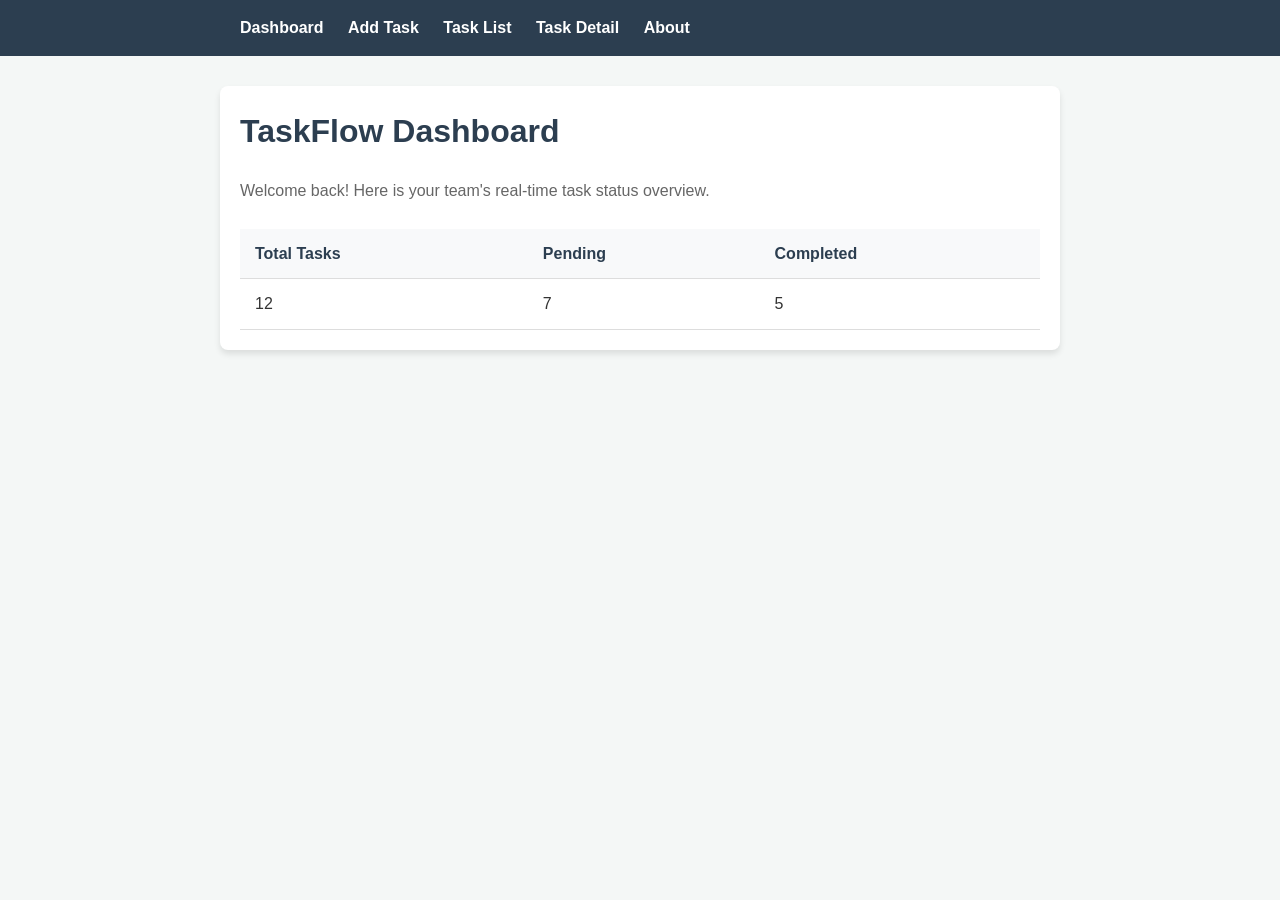
<file: index.html>
<!DOCTYPE html>
<html lang="en">
<head>
    <meta charset="UTF-8">
    <title>TaskFlow - Dashboard</title>
    <style>
        /* Base styles */
        body {
            font-family: 'Segoe UI', Tahoma, Geneva, Verdana, sans-serif;
            line-height: 1.6;
            background-color: #f4f7f6;
            color: #333;
            margin: 0;
            padding: 0;
        }

        /* Container to center content */
        .container {
            max-width: 800px;
            margin: 30px auto;
            padding: 20px;
            background-color: #fff;
            border-radius: 8px;
            box-shadow: 0 4px 6px rgba(0, 0, 0, 0.1);
        }

        /* Navigation Bar */
        header {
            background-color: #2c3e50;
            padding: 15px 0;
        }

        nav {
            max-width: 800px;
            margin: 0 auto;
            padding: 0 20px;
        }

        nav a {
            color: #fff;
            text-decoration: none;
            margin-right: 20px;
            font-weight: bold;
            transition: color 0.3s ease;
        }

        nav a:hover {
            color: #1abc9c;
        }

        /* Typography */
        h1 {
            color: #2c3e50;
            margin-top: 0;
        }

        p {
            color: #666;
            margin-bottom: 25px;
        }

        /* Table Styling */
        table {
            width: 100%;
            border-collapse: collapse;
            margin-top: 20px;
        }

        th, td {
            padding: 12px 15px;
            text-align: left;
            border-bottom: 1px solid #ddd;
        }

        th {
            background-color: #f8f9fa;
            color: #2c3e50;
            font-weight: 600;
        }

        tr:hover {
            background-color: #f1f1f1;
        }
    </style>
</head>
<body>
    <header>
        <nav>
            <a href="index.html">Dashboard</a>
            <a href="add-task.html">Add Task</a>
            <a href="task-list.html">Task List</a>
            <a href="task-detail.html">Task Detail</a>
            <a href="about.html">About</a>
        </nav>
    </header>
    <div class="container">
        <h1>TaskFlow Dashboard</h1>
        <p>Welcome back! Here is your team's real-time task status overview.</p>
        <table>
            <tr><th>Total Tasks</th><th>Pending</th><th>Completed</th></tr>
            <tr><td>12</td><td>7</td><td>5</td></tr>
        </table>
    </div>
</body>
</html>
</file>
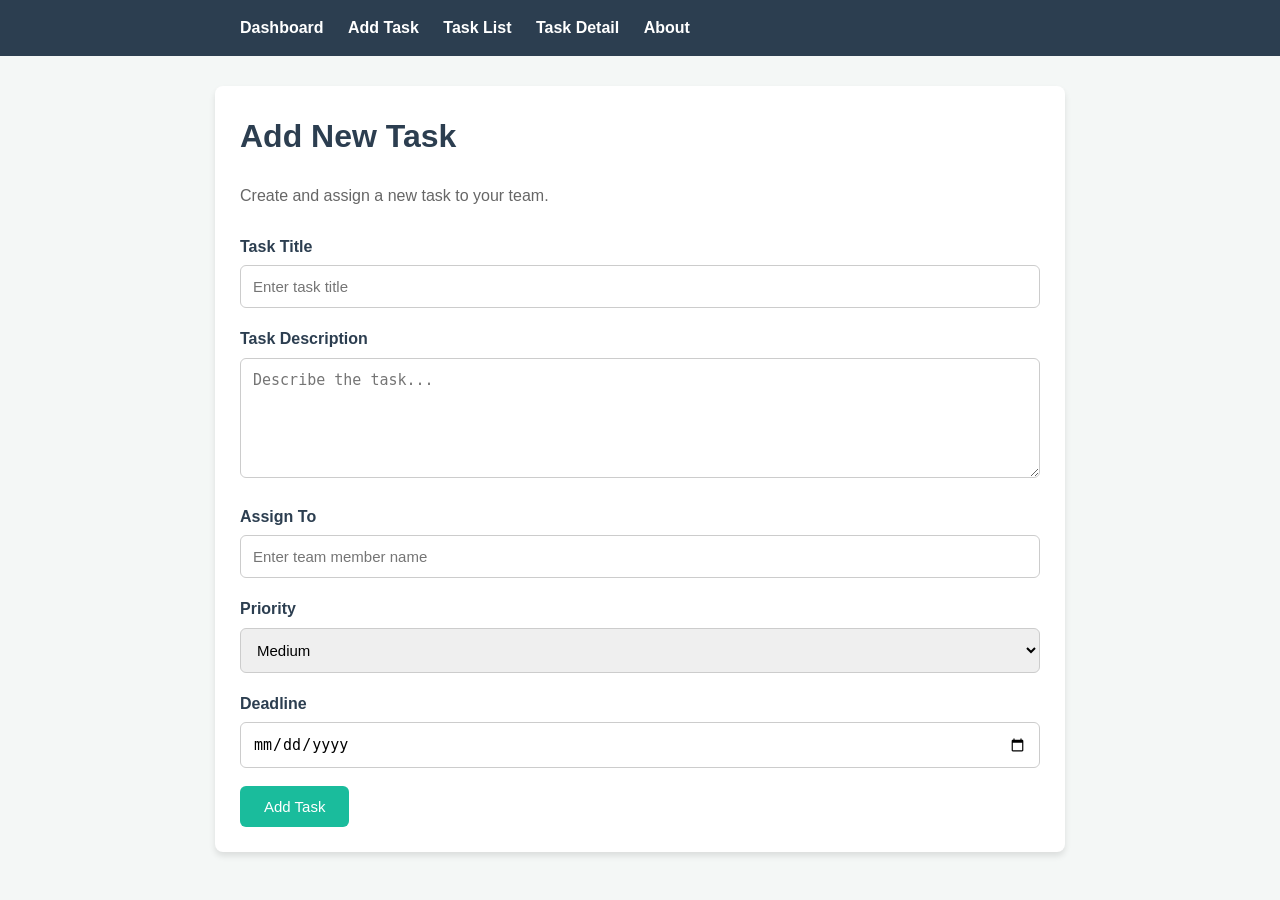
<file: Addtask.html>
<!DOCTYPE html>
<html lang="en">
<head>
    <meta charset="UTF-8">
    <meta name="viewport" content="width=device-width, initial-scale=1.0">
    <title>TaskFlow - Add Task</title>

    <style>
        /* Base styles */
        body {
            font-family: 'Segoe UI', Tahoma, Geneva, Verdana, sans-serif;
            line-height: 1.6;
            background-color: #f4f7f6;
            color: #333;
            margin: 0;
            padding: 0;
        }

        /* Navigation Bar */
        header {
            background-color: #2c3e50;
            padding: 15px 0;
        }

        nav {
            max-width: 800px;
            margin: 0 auto;
            padding: 0 20px;
        }

        nav a {
            color: #fff;
            text-decoration: none;
            margin-right: 20px;
            font-weight: bold;
            transition: color 0.3s ease;
        }

        nav a:hover {
            color: #1abc9c;
        }

        /* Container */
        .container {
            max-width: 800px;
            margin: 30px auto;
            padding: 25px;
            background-color: #fff;
            border-radius: 8px;
            box-shadow: 0 4px 6px rgba(0, 0, 0, 0.1);
        }

        h1 {
            color: #2c3e50;
            margin-top: 0;
        }

        p {
            color: #666;
            margin-bottom: 25px;
        }

        /* Form Styling */
        .form-group {
            margin-bottom: 18px;
        }

        label {
            display: block;
            margin-bottom: 6px;
            font-weight: 600;
            color: #2c3e50;
        }

        input,
        textarea,
        select {
            width: 100%;
            padding: 12px;
            border: 1px solid #ccc;
            border-radius: 6px;
            font-size: 15px;
            box-sizing: border-box;
        }

        textarea {
            resize: vertical;
            min-height: 120px;
        }

        input:focus,
        textarea:focus,
        select:focus {
            outline: none;
            border-color: #1abc9c;
        }

        /* Button */
        .btn {
            background-color: #1abc9c;
            color: white;
            border: none;
            padding: 12px 24px;
            font-size: 15px;
            border-radius: 6px;
            cursor: pointer;
            transition: background-color 0.3s ease;
        }

        .btn:hover {
            background-color: #16a085;
        }
    </style>
</head>
<body>

    <header>
        <nav>
            <a href="index.html">Dashboard</a>
            <a href="add-task.html">Add Task</a>
            <a href="task-list.html">Task List</a>
            <a href="task-detail.html">Task Detail</a>
            <a href="about.html">About</a>
        </nav>
    </header>

    <div class="container">
        <h1>Add New Task</h1>
        <p>Create and assign a new task to your team.</p>

        <form action="#" method="post">

            <div class="form-group">
                <label for="title">Task Title</label>
                <input type="text" id="title" name="title" placeholder="Enter task title" required>
            </div>

            <div class="form-group">
                <label for="description">Task Description</label>
                <textarea id="description" name="description" placeholder="Describe the task..." required></textarea>
            </div>

            <div class="form-group">
                <label for="assignee">Assign To</label>
                <input type="text" id="assignee" name="assignee" placeholder="Enter team member name">
            </div>

            <div class="form-group">
                <label for="priority">Priority</label>
                <select id="priority" name="priority">
                    <option value="low">Low</option>
                    <option value="medium" selected>Medium</option>
                    <option value="high">High</option>
                </select>
            </div>

            <div class="form-group">
                <label for="deadline">Deadline</label>
                <input type="date" id="deadline" name="deadline">
            </div>

            <button type="submit" class="btn">Add Task</button>

        </form>
    </div>

</body>
</html>
</file>
